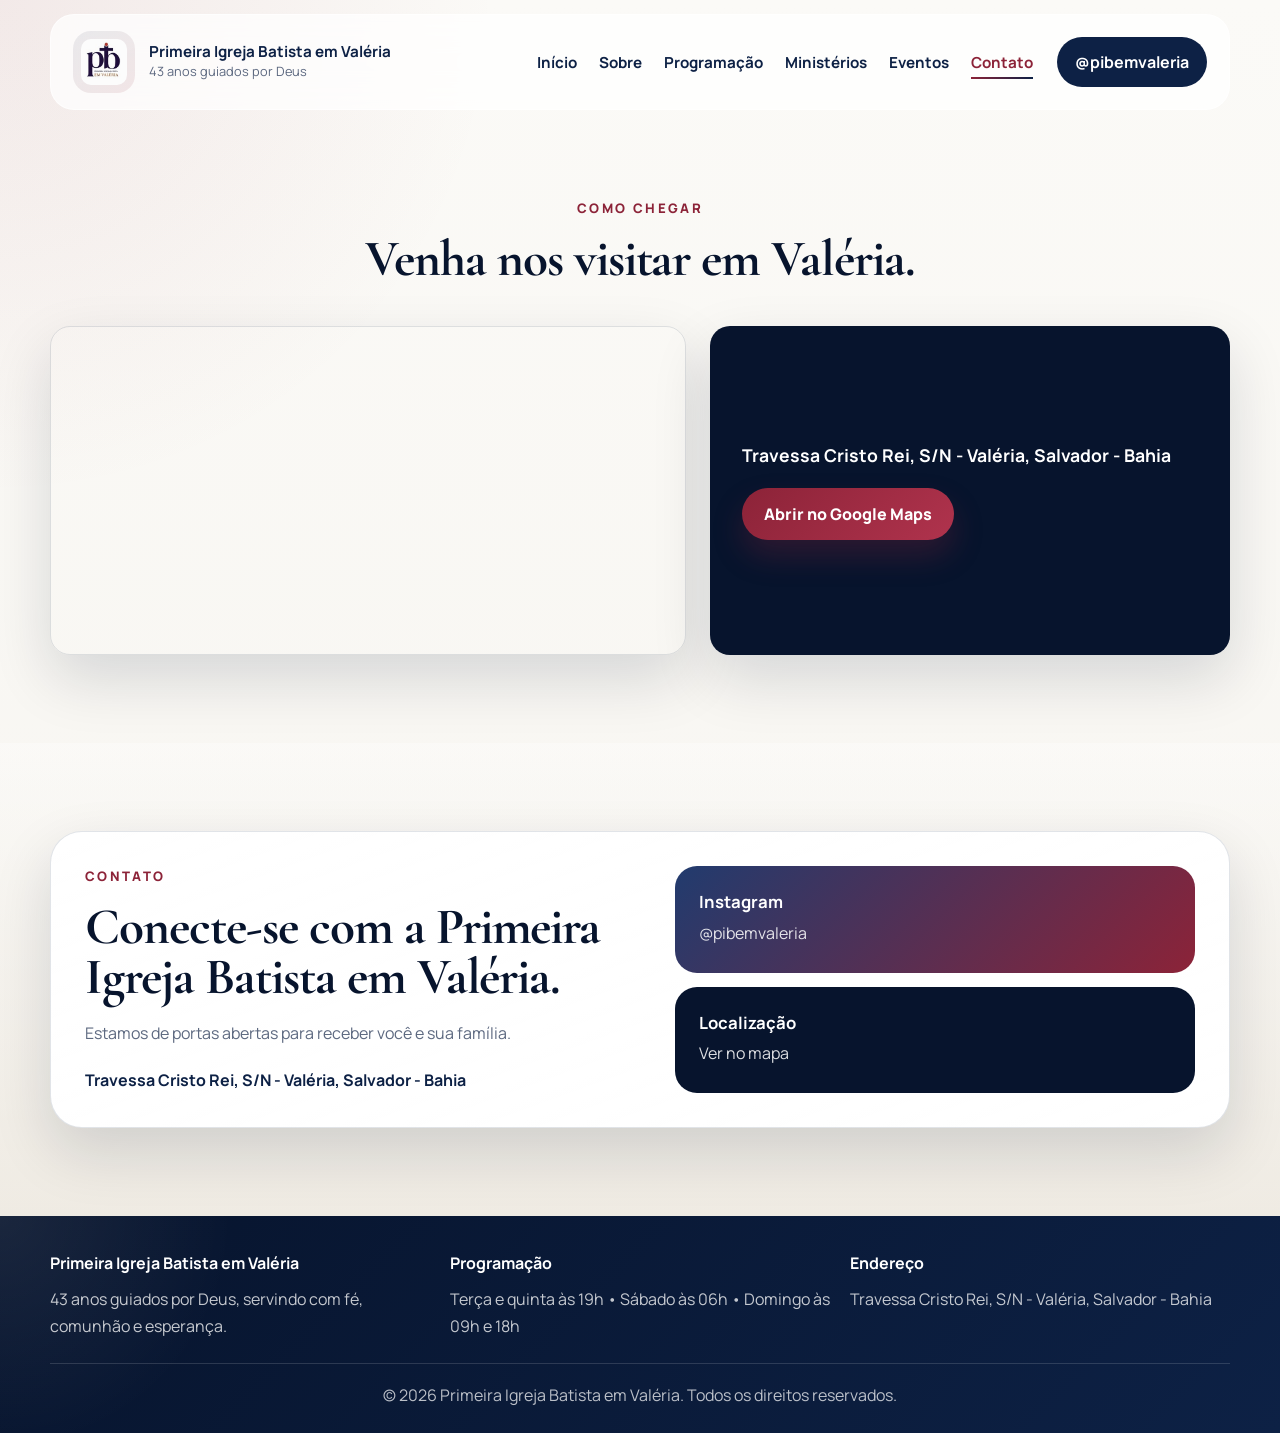
<file: contato.html>
<!DOCTYPE html>
<html lang="pt-BR">
<head>
  <meta charset="UTF-8">
  <meta name="viewport" content="width=device-width, initial-scale=1.0">
  <meta name="description" content="Como chegar e falar com a Primeira Igreja Batista em Valéria, em Salvador, Bahia.">
  <title>Contato | Primeira Igreja Batista em Valéria</title>
  <link rel="icon" href="logo-pib.png" type="image/png">
  <link rel="preconnect" href="https://fonts.googleapis.com">
  <link rel="preconnect" href="https://fonts.gstatic.com" crossorigin>
  <link href="https://fonts.googleapis.com/css2?family=Cormorant+Garamond:wght@500;600;700&family=Manrope:wght@400;500;600;700;800&display=swap" rel="stylesheet">
  <link rel="stylesheet" href="style.css">
</head>
<body>
<header class="site-header" id="topo">
  <div class="container">
    <nav class="navbar" aria-label="Navegação principal">
      <a class="brand" href="index.html" aria-label="Página inicial da Primeira Igreja Batista em Valéria">
        <img src="logo-pib.png" alt="Logo da Primeira Igreja Batista em Valéria">
        <div class="brand-text"><strong>Primeira Igreja Batista em Valéria</strong><span>43 anos guiados por Deus</span></div>
      </a>
      <button class="menu-toggle" id="menuToggle" type="button" aria-expanded="false" aria-controls="menu" aria-label="Abrir menu"><span></span><span></span><span></span></button>
      <div class="nav-panel" id="menu">
        <ul class="nav-links">
          <li><a href="index.html">Início</a></li><li><a href="sobre.html">Sobre</a></li><li><a href="programacao.html">Programação</a></li><li><a href="ministerios.html">Ministérios</a></li><li><a href="eventos.html">Eventos</a></li><li><a href="contato.html" aria-current="page">Contato</a></li>
        </ul>
        <a class="nav-cta" href="https://instagram.com/pibemvaleria" target="_blank" rel="noreferrer">@pibemvaleria</a>
      </div>
    </nav>
  </div>
</header>
<main>
  <section class="section" id="como-chegar"><div class="container"><div class="section-heading center reveal"><p class="section-kicker">Como chegar</p><h2>Venha nos visitar em Valéria.</h2></div>
    <div class="location-panel reveal">
      <div class="location-map"><iframe title="Mapa da igreja" src="https://www.google.com/maps?q=Tv.+Cristo+Rei+-+Val%C3%A9ria%2C+Salvador+-+BA%2C+41300-050&output=embed" loading="lazy" referrerpolicy="no-referrer-when-downgrade"></iframe></div>
      <div class="location-info"><address>Travessa Cristo Rei, S/N - Valéria, Salvador - Bahia</address><a class="btn btn-primary" href="https://www.google.com/maps/search/?api=1&query=Travessa%20Cristo%20Rei%2C%20Val%C3%A9ria%2C%20Salvador%20-%20Bahia" target="_blank" rel="noreferrer">Abrir no Google Maps</a></div>
    </div>
  </div></section>

  <section class="section section-soft" id="contato"><div class="container"><div class="contact-panel reveal"><div class="contact-copy"><p class="section-kicker">Contato</p><h2>Conecte-se com a Primeira Igreja Batista em Valéria.</h2><p>Estamos de portas abertas para receber você e sua família.</p><address>Travessa Cristo Rei, S/N - Valéria, Salvador - Bahia</address></div><div class="contact-actions"><a class="contact-link instagram" href="https://instagram.com/pibemvaleria" target="_blank" rel="noreferrer"><strong>Instagram</strong><span>@pibemvaleria</span></a><a class="contact-link location" href="https://www.google.com/maps/search/?api=1&query=Travessa%20Cristo%20Rei%2C%20Val%C3%A9ria%2C%20Salvador%20-%20Bahia" target="_blank" rel="noreferrer"><strong>Localização</strong><span>Ver no mapa</span></a></div></div></div></section>
</main>
<footer class="site-footer"><div class="container footer-grid"><div><strong>Primeira Igreja Batista em Valéria</strong><p>43 anos guiados por Deus, servindo com fé, comunhão e esperança.</p></div><div><strong>Programação</strong><p>Terça e quinta às 19h • Sábado às 06h • Domingo às 09h e 18h</p></div><div><strong>Endereço</strong><p>Travessa Cristo Rei, S/N - Valéria, Salvador - Bahia</p></div></div><div class="container footer-bottom"><p>© 2026 Primeira Igreja Batista em Valéria. Todos os direitos reservados.</p></div></footer>
<script src="script.js"></script>
</body>
</html>
</file>
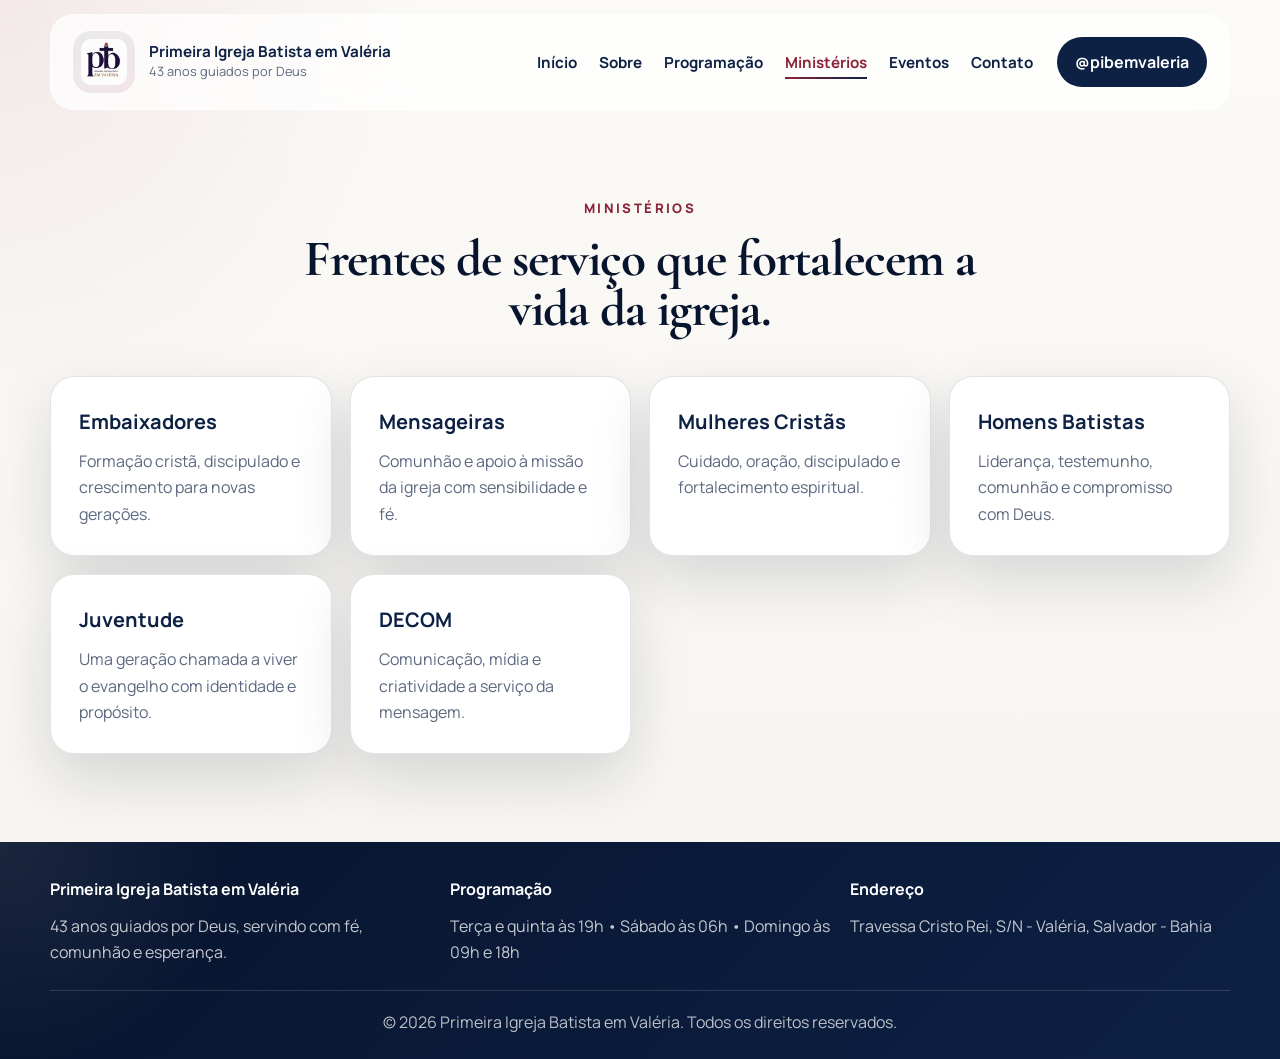
<file: ministerios.html>
<!DOCTYPE html>
<html lang="pt-BR">
<head>
  <meta charset="UTF-8">
  <meta name="viewport" content="width=device-width, initial-scale=1.0">
  <meta name="description" content="Conheça os ministérios da Primeira Igreja Batista em Valéria: Embaixadores, Mensageiras, Mulheres Cristãs, Homens Batistas, Juventude e DECOM.">
  <title>Ministérios | Primeira Igreja Batista em Valéria</title>
  <link rel="icon" href="logo-pib.png" type="image/png">
  <link rel="preconnect" href="https://fonts.googleapis.com">
  <link rel="preconnect" href="https://fonts.gstatic.com" crossorigin>
  <link href="https://fonts.googleapis.com/css2?family=Cormorant+Garamond:wght@500;600;700&family=Manrope:wght@400;500;600;700;800&display=swap" rel="stylesheet">
  <link rel="stylesheet" href="style.css">
</head>
<body>
<header class="site-header" id="topo">
  <div class="container">
    <nav class="navbar" aria-label="Navegação principal">
      <a class="brand" href="index.html" aria-label="Página inicial da Primeira Igreja Batista em Valéria">
        <img src="logo-pib.png" alt="Logo da Primeira Igreja Batista em Valéria">
        <div class="brand-text"><strong>Primeira Igreja Batista em Valéria</strong><span>43 anos guiados por Deus</span></div>
      </a>
      <button class="menu-toggle" id="menuToggle" type="button" aria-expanded="false" aria-controls="menu" aria-label="Abrir menu"><span></span><span></span><span></span></button>
      <div class="nav-panel" id="menu">
        <ul class="nav-links">
          <li><a href="index.html">Início</a></li><li><a href="sobre.html">Sobre</a></li><li><a href="programacao.html">Programação</a></li><li><a href="ministerios.html" aria-current="page">Ministérios</a></li><li><a href="eventos.html">Eventos</a></li><li><a href="contato.html">Contato</a></li>
        </ul>
        <a class="nav-cta" href="https://instagram.com/pibemvaleria" target="_blank" rel="noreferrer">@pibemvaleria</a>
      </div>
    </nav>
  </div>
</header>
<main>
  <section class="section" id="ministerios"><div class="container"><div class="section-heading center reveal"><p class="section-kicker">Ministérios</p><h2>Frentes de serviço que fortalecem a vida da igreja.</h2></div><div class="ministries-grid"><article class="ministry-card reveal"><h3>Embaixadores</h3><p>Formação cristã, discipulado e crescimento para novas gerações.</p></article><article class="ministry-card reveal"><h3>Mensageiras</h3><p>Comunhão e apoio à missão da igreja com sensibilidade e fé.</p></article><article class="ministry-card reveal"><h3>Mulheres Cristãs</h3><p>Cuidado, oração, discipulado e fortalecimento espiritual.</p></article><article class="ministry-card reveal"><h3>Homens Batistas</h3><p>Liderança, testemunho, comunhão e compromisso com Deus.</p></article><article class="ministry-card reveal"><h3>Juventude</h3><p>Uma geração chamada a viver o evangelho com identidade e propósito.</p></article><article class="ministry-card reveal"><h3>DECOM</h3><p>Comunicação, mídia e criatividade a serviço da mensagem.</p></article></div></div></section>
</main>
<footer class="site-footer"><div class="container footer-grid"><div><strong>Primeira Igreja Batista em Valéria</strong><p>43 anos guiados por Deus, servindo com fé, comunhão e esperança.</p></div><div><strong>Programação</strong><p>Terça e quinta às 19h • Sábado às 06h • Domingo às 09h e 18h</p></div><div><strong>Endereço</strong><p>Travessa Cristo Rei, S/N - Valéria, Salvador - Bahia</p></div></div><div class="container footer-bottom"><p>© 2026 Primeira Igreja Batista em Valéria. Todos os direitos reservados.</p></div></footer>
<script src="script.js"></script>
</body>
</html>
</file>
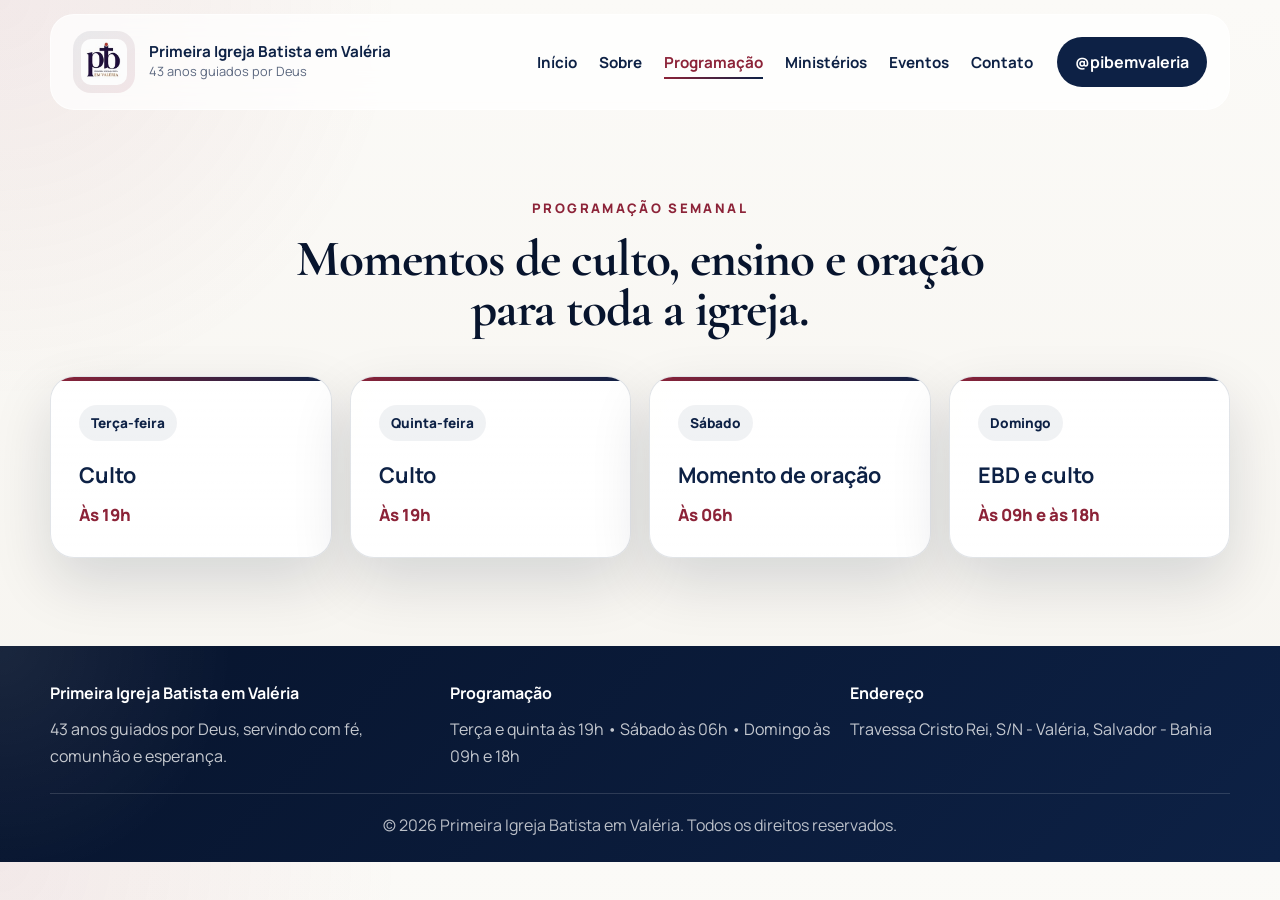
<file: programacao.html>
<!DOCTYPE html>
<html lang="pt-BR">
<head>
  <meta charset="UTF-8">
  <meta name="viewport" content="width=device-width, initial-scale=1.0">
  <meta name="description" content="Confira a programação semanal de cultos, ensino e oração da Primeira Igreja Batista em Valéria.">
  <title>Programação | Primeira Igreja Batista em Valéria</title>
  <link rel="icon" href="logo-pib.png" type="image/png">
  <link rel="preconnect" href="https://fonts.googleapis.com">
  <link rel="preconnect" href="https://fonts.gstatic.com" crossorigin>
  <link href="https://fonts.googleapis.com/css2?family=Cormorant+Garamond:wght@500;600;700&family=Manrope:wght@400;500;600;700;800&display=swap" rel="stylesheet">
  <link rel="stylesheet" href="style.css">
</head>
<body>
<header class="site-header" id="topo">
  <div class="container">
    <nav class="navbar" aria-label="Navegação principal">
      <a class="brand" href="index.html" aria-label="Página inicial da Primeira Igreja Batista em Valéria">
        <img src="logo-pib.png" alt="Logo da Primeira Igreja Batista em Valéria">
        <div class="brand-text"><strong>Primeira Igreja Batista em Valéria</strong><span>43 anos guiados por Deus</span></div>
      </a>
      <button class="menu-toggle" id="menuToggle" type="button" aria-expanded="false" aria-controls="menu" aria-label="Abrir menu"><span></span><span></span><span></span></button>
      <div class="nav-panel" id="menu">
        <ul class="nav-links">
          <li><a href="index.html">Início</a></li><li><a href="sobre.html">Sobre</a></li><li><a href="programacao.html" aria-current="page">Programação</a></li><li><a href="ministerios.html">Ministérios</a></li><li><a href="eventos.html">Eventos</a></li><li><a href="contato.html">Contato</a></li>
        </ul>
        <a class="nav-cta" href="https://instagram.com/pibemvaleria" target="_blank" rel="noreferrer">@pibemvaleria</a>
      </div>
    </nav>
  </div>
</header>
<main>
  <section class="section" id="programacao"><div class="container"><div class="section-heading center reveal"><p class="section-kicker">Programação semanal</p><h2>Momentos de culto, ensino e oração para toda a igreja.</h2></div><div class="schedule-grid"><article class="schedule-card reveal"><span class="schedule-day">Terça-feira</span><h3>Culto</h3><p>Às 19h</p></article><article class="schedule-card reveal"><span class="schedule-day">Quinta-feira</span><h3>Culto</h3><p>Às 19h</p></article><article class="schedule-card reveal"><span class="schedule-day">Sábado</span><h3>Momento de oração</h3><p>Às 06h</p></article><article class="schedule-card reveal"><span class="schedule-day">Domingo</span><h3>EBD e culto</h3><p>Às 09h e às 18h</p></article></div></div></section>
</main>
<footer class="site-footer"><div class="container footer-grid"><div><strong>Primeira Igreja Batista em Valéria</strong><p>43 anos guiados por Deus, servindo com fé, comunhão e esperança.</p></div><div><strong>Programação</strong><p>Terça e quinta às 19h • Sábado às 06h • Domingo às 09h e 18h</p></div><div><strong>Endereço</strong><p>Travessa Cristo Rei, S/N - Valéria, Salvador - Bahia</p></div></div><div class="container footer-bottom"><p>© 2026 Primeira Igreja Batista em Valéria. Todos os direitos reservados.</p></div></footer>
<script src="script.js"></script>
</body>
</html>
</file>
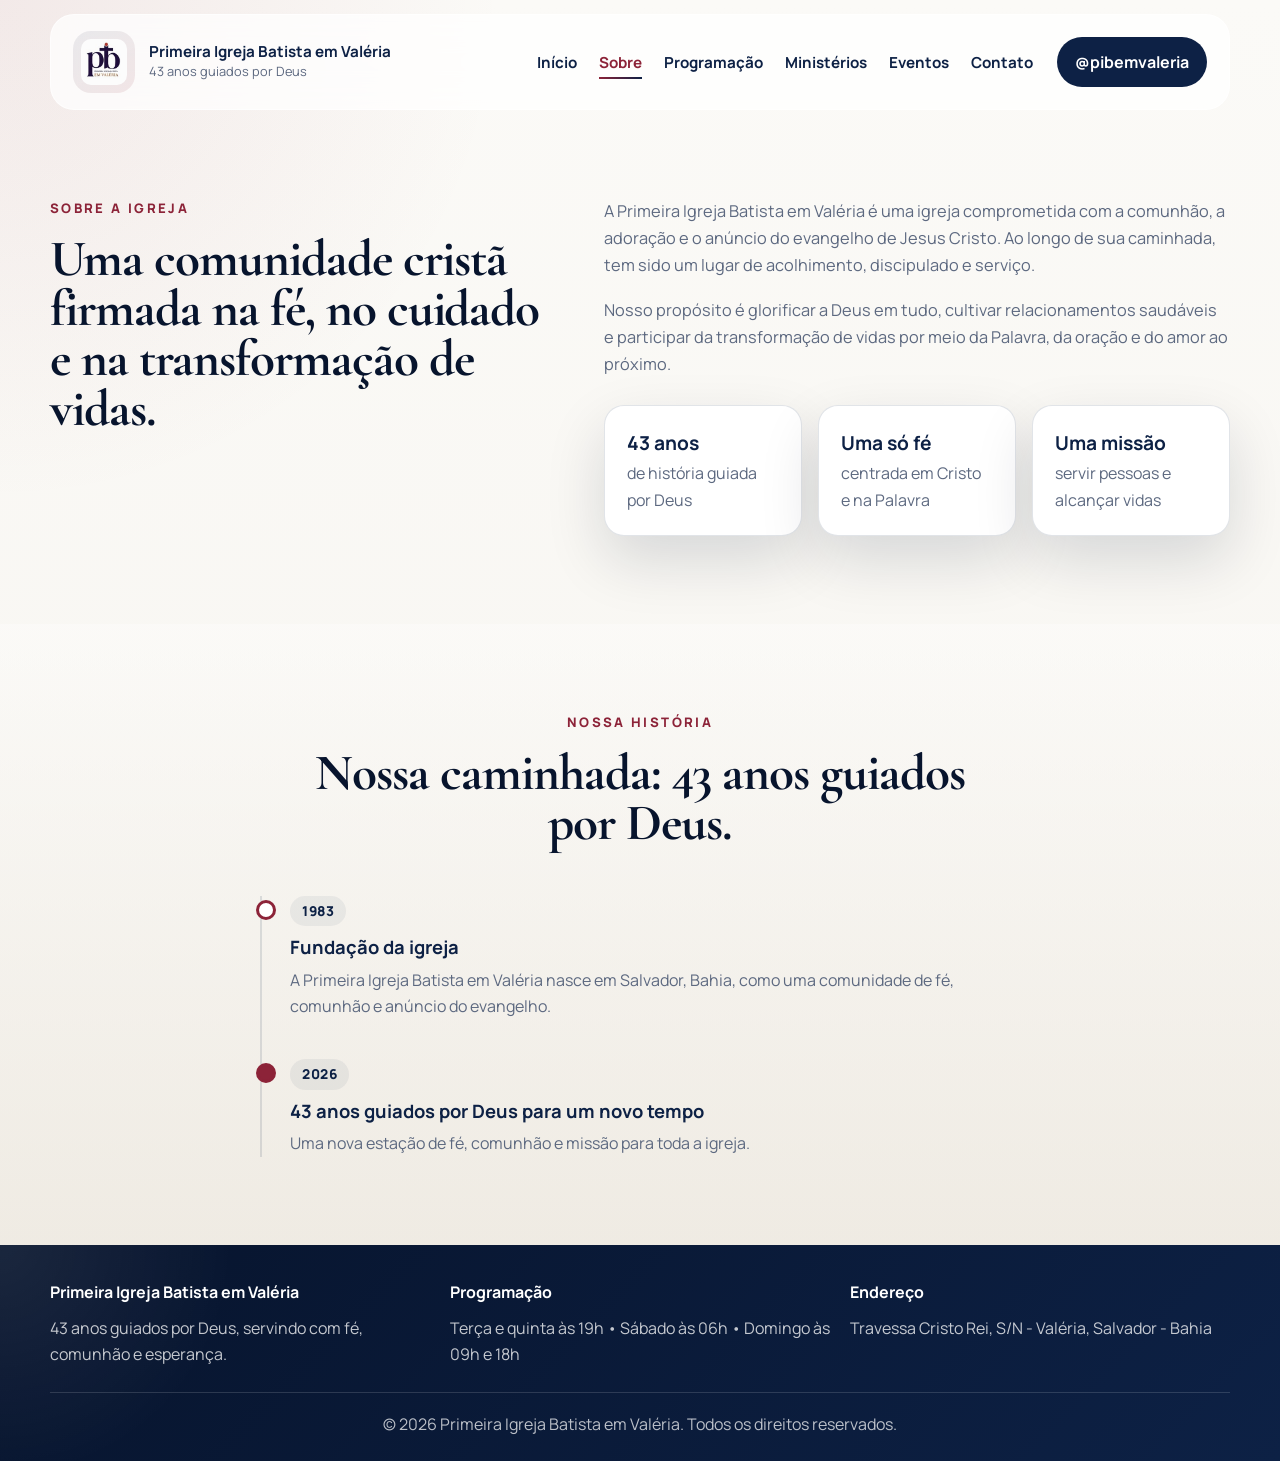
<file: sobre.html>
<!DOCTYPE html>
<html lang="pt-BR">
<head>
  <meta charset="UTF-8">
  <meta name="viewport" content="width=device-width, initial-scale=1.0">
  <meta name="description" content="Conheça a história, o propósito e a caminhada de 43 anos da Primeira Igreja Batista em Valéria, em Salvador, Bahia.">
  <title>Sobre | Primeira Igreja Batista em Valéria</title>
  <link rel="icon" href="logo-pib.png" type="image/png">
  <link rel="preconnect" href="https://fonts.googleapis.com">
  <link rel="preconnect" href="https://fonts.gstatic.com" crossorigin>
  <link href="https://fonts.googleapis.com/css2?family=Cormorant+Garamond:wght@500;600;700&family=Manrope:wght@400;500;600;700;800&display=swap" rel="stylesheet">
  <link rel="stylesheet" href="style.css">
</head>
<body>
<header class="site-header" id="topo">
  <div class="container">
    <nav class="navbar" aria-label="Navegação principal">
      <a class="brand" href="index.html" aria-label="Página inicial da Primeira Igreja Batista em Valéria">
        <img src="logo-pib.png" alt="Logo da Primeira Igreja Batista em Valéria">
        <div class="brand-text"><strong>Primeira Igreja Batista em Valéria</strong><span>43 anos guiados por Deus</span></div>
      </a>
      <button class="menu-toggle" id="menuToggle" type="button" aria-expanded="false" aria-controls="menu" aria-label="Abrir menu"><span></span><span></span><span></span></button>
      <div class="nav-panel" id="menu">
        <ul class="nav-links">
          <li><a href="index.html">Início</a></li><li><a href="sobre.html" aria-current="page">Sobre</a></li><li><a href="programacao.html">Programação</a></li><li><a href="ministerios.html">Ministérios</a></li><li><a href="eventos.html">Eventos</a></li><li><a href="contato.html">Contato</a></li>
        </ul>
        <a class="nav-cta" href="https://instagram.com/pibemvaleria" target="_blank" rel="noreferrer">@pibemvaleria</a>
      </div>
    </nav>
  </div>
</header>
<main>
  <section class="section" id="sobre"><div class="container about-grid"><div class="section-heading reveal"><p class="section-kicker">Sobre a igreja</p><h2>Uma comunidade cristã firmada na fé, no cuidado e na transformação de vidas.</h2></div><div class="about-content reveal"><p>A Primeira Igreja Batista em Valéria é uma igreja comprometida com a comunhão, a adoração e o anúncio do evangelho de Jesus Cristo. Ao longo de sua caminhada, tem sido um lugar de acolhimento, discipulado e serviço.</p><p>Nosso propósito é glorificar a Deus em tudo, cultivar relacionamentos saudáveis e participar da transformação de vidas por meio da Palavra, da oração e do amor ao próximo.</p><div class="about-metrics"><article class="metric-card"><strong>43 anos</strong><span>de história guiada por Deus</span></article><article class="metric-card"><strong>Uma só fé</strong><span>centrada em Cristo e na Palavra</span></article><article class="metric-card"><strong>Uma missão</strong><span>servir pessoas e alcançar vidas</span></article></div></div></div></section>

  <section class="section section-soft" id="caminhada"><div class="container"><div class="section-heading center reveal"><p class="section-kicker">Nossa história</p><h2>Nossa caminhada: 43 anos guiados por Deus.</h2></div><ol class="timeline reveal">
    <li class="timeline-item"><span class="timeline-year">1983</span><div class="timeline-content"><h3>Fundação da igreja</h3><p>A Primeira Igreja Batista em Valéria nasce em Salvador, Bahia, como uma comunidade de fé, comunhão e anúncio do evangelho.</p></div></li>
    <li class="timeline-item timeline-item--now"><span class="timeline-year">2026</span><div class="timeline-content"><h3>43 anos guiados por Deus para um novo tempo</h3><p>Uma nova estação de fé, comunhão e missão para toda a igreja.</p></div></li>
  </ol></div></section>
</main>
<footer class="site-footer"><div class="container footer-grid"><div><strong>Primeira Igreja Batista em Valéria</strong><p>43 anos guiados por Deus, servindo com fé, comunhão e esperança.</p></div><div><strong>Programação</strong><p>Terça e quinta às 19h • Sábado às 06h • Domingo às 09h e 18h</p></div><div><strong>Endereço</strong><p>Travessa Cristo Rei, S/N - Valéria, Salvador - Bahia</p></div></div><div class="container footer-bottom"><p>© 2026 Primeira Igreja Batista em Valéria. Todos os direitos reservados.</p></div></footer>
<script src="script.js"></script>
</body>
</html>
</file>
<file: style.css>
:root {
  --navy: #0d2145;
  --navy-deep: #07142d;
  --navy-soft: #16315f;
  --wine: #8c2338;
  --wine-dark: #6f1a2c;
  --paper: #f6f4ef;
  --paper-strong: #ece7de;
  --white: #ffffff;
  --text: #24324a;
  --text-soft: #5d6980;
  --border: rgba(13, 33, 69, 0.12);
  --shadow: 0 24px 60px rgba(7, 20, 45, 0.14);
  --radius-lg: 28px;
  --radius-md: 20px;
  --radius-sm: 14px;
  --container: 1180px;
}

* {
  box-sizing: border-box;
  margin: 0;
  padding: 0;
}

html {
  scroll-behavior: smooth;
}

body {
  font-family: "Manrope", sans-serif;
  color: var(--text);
  background:
    radial-gradient(circle at top left, rgba(140, 35, 56, 0.08), transparent 26%),
    linear-gradient(180deg, #fbfaf7 0%, var(--paper) 100%);
  line-height: 1.65;
}

img {
  display: block;
  max-width: 100%;
}

a {
  color: inherit;
}

button {
  font: inherit;
}

.container {
  width: min(var(--container), calc(100% - 32px));
  margin: 0 auto;
}

.site-header {
  position: sticky;
  top: 0;
  z-index: 30;
  padding-top: 14px;
}

.site-header.scrolled .navbar {
  background: rgba(255, 255, 255, 0.9);
  box-shadow: 0 16px 40px rgba(7, 20, 45, 0.14);
}

.navbar {
  position: relative;
  display: flex;
  align-items: center;
  justify-content: space-between;
  gap: 24px;
  padding: 16px 22px;
  border: 1px solid rgba(255, 255, 255, 0.65);
  border-radius: 24px;
  background: rgba(255, 255, 255, 0.72);
  backdrop-filter: blur(16px);
  transition: background 0.3s ease, box-shadow 0.3s ease;
}

.brand {
  display: flex;
  align-items: center;
  gap: 14px;
  text-decoration: none;
  min-width: 0;
}

.brand img {
  width: 62px;
  height: 62px;
  object-fit: contain;
  border-radius: 18px;
  background: linear-gradient(145deg, rgba(13, 33, 69, 0.08), rgba(140, 35, 56, 0.1));
  padding: 8px;
}

.brand-text {
  min-width: 0;
}

.brand-text strong,
.brand-text span {
  display: block;
}

.brand-text strong {
  font-size: 0.95rem;
  color: var(--navy);
  line-height: 1.3;
}

.brand-text span {
  color: var(--text-soft);
  font-size: 0.8rem;
}

.nav-panel {
  display: flex;
  align-items: center;
  gap: 24px;
}

.nav-links {
  display: flex;
  align-items: center;
  gap: 22px;
  list-style: none;
}

.nav-links a {
  text-decoration: none;
  color: var(--navy);
  font-weight: 700;
  font-size: 0.95rem;
  position: relative;
}

.nav-links a::after {
  content: "";
  position: absolute;
  left: 0;
  bottom: -6px;
  width: 100%;
  height: 2px;
  transform: scaleX(0);
  transform-origin: left;
  background: linear-gradient(90deg, var(--wine), var(--navy));
  transition: transform 0.25s ease;
}

.nav-links a:hover::after,
.nav-links a:focus-visible::after {
  transform: scaleX(1);
}

.nav-links a[aria-current="page"] {
  color: var(--wine);
}

.nav-links a[aria-current="page"]::after {
  transform: scaleX(1);
}

.nav-cta {
  text-decoration: none;
  background: var(--navy);
  color: var(--white);
  padding: 12px 18px;
  border-radius: 999px;
  font-weight: 700;
  white-space: nowrap;
}

.menu-toggle {
  display: none;
  width: 52px;
  height: 52px;
  border: 0;
  border-radius: 16px;
  background: var(--navy);
  cursor: pointer;
}

.menu-toggle span {
  display: block;
  width: 22px;
  height: 2px;
  margin: 5px auto;
  background: var(--white);
  transition: transform 0.25s ease, opacity 0.25s ease;
}

.menu-toggle.is-active span:nth-child(1) {
  transform: translateY(7px) rotate(45deg);
}

.menu-toggle.is-active span:nth-child(2) {
  opacity: 0;
}

.menu-toggle.is-active span:nth-child(3) {
  transform: translateY(-7px) rotate(-45deg);
}

.hero {
  position: relative;
  overflow: hidden;
  padding: 120px 0 72px;
}

.hero::before,
.hero::after {
  content: "";
  position: absolute;
  border-radius: 50%;
  filter: blur(16px);
  z-index: -1;
}

.hero::before {
  width: 360px;
  height: 360px;
  right: -110px;
  top: 40px;
  background: rgba(140, 35, 56, 0.16);
}

.hero::after {
  width: 420px;
  height: 420px;
  left: -120px;
  bottom: -140px;
  background: rgba(13, 33, 69, 0.12);
}

.hero-grid {
  display: grid;
  grid-template-columns: minmax(0, 1.05fr) minmax(320px, 0.95fr);
  align-items: center;
  gap: 46px;
}

.eyebrow,
.section-kicker {
  font-size: 0.82rem;
  letter-spacing: 0.18em;
  text-transform: uppercase;
  font-weight: 800;
  color: var(--wine);
}

.hero-badge {
  display: inline-flex;
  margin: 18px 0 20px;
  padding: 8px 16px;
  border-radius: 999px;
  background: rgba(140, 35, 56, 0.08);
  color: var(--wine-dark);
  font-weight: 800;
}

.hero h1,
.section-heading h2,
.contact-copy h2 {
  font-family: "Cormorant Garamond", serif;
  color: var(--navy-deep);
  letter-spacing: -0.02em;
  line-height: 0.98;
}

.hero h1 {
  font-size: clamp(3rem, 6vw, 5.45rem);
  max-width: 11ch;
}

.hero-text {
  font-size: 1.06rem;
  color: var(--text-soft);
  max-width: 58ch;
  margin-top: 22px;
}

.hero-actions {
  display: flex;
  flex-wrap: wrap;
  gap: 14px;
  margin-top: 30px;
}

.btn {
  display: inline-flex;
  align-items: center;
  justify-content: center;
  min-height: 52px;
  padding: 0 22px;
  border-radius: 999px;
  text-decoration: none;
  font-weight: 800;
  transition: transform 0.25s ease, box-shadow 0.25s ease, background 0.25s ease;
}

.btn:hover,
.btn:focus-visible,
.contact-link:hover,
.contact-link:focus-visible,
.nav-cta:hover,
.nav-cta:focus-visible {
  transform: translateY(-2px);
}

.btn-primary {
  background: linear-gradient(135deg, var(--wine), #b0334d);
  color: var(--white);
  box-shadow: 0 16px 30px rgba(140, 35, 56, 0.28);
}

.btn-secondary {
  background: var(--white);
  color: var(--navy);
  border: 1px solid var(--border);
}

.btn-light {
  background: var(--white);
  color: var(--navy-deep);
}

.hero-highlights {
  display: flex;
  flex-wrap: wrap;
  gap: 12px;
  list-style: none;
  margin-top: 28px;
}

.hero-highlights li {
  padding: 10px 14px;
  border-radius: 999px;
  background: rgba(255, 255, 255, 0.72);
  border: 1px solid rgba(13, 33, 69, 0.08);
  color: var(--navy);
  font-weight: 700;
}

.hero-visual {
  position: relative;
}

.hero-card {
  position: relative;
  overflow: hidden;
  padding: 28px;
  border-radius: 34px;
  min-height: 560px;
  color: var(--white);
  background:
    linear-gradient(180deg, rgba(255, 255, 255, 0.14), rgba(255, 255, 255, 0.02)),
    linear-gradient(145deg, rgba(13, 33, 69, 0.95), rgba(13, 33, 69, 0.8) 55%, rgba(140, 35, 56, 0.82));
  box-shadow: var(--shadow);
}

.hero-card::before {
  content: "";
  position: absolute;
  inset: 0;
  background:
    linear-gradient(130deg, rgba(255, 255, 255, 0.18), transparent 34%),
    radial-gradient(circle at 80% 20%, rgba(255, 255, 255, 0.24), transparent 24%),
    radial-gradient(circle at 24% 76%, rgba(255, 255, 255, 0.1), transparent 28%);
  pointer-events: none;
}

.hero-card-top,
.hero-card-body,
.hero-card-footer {
  position: relative;
  z-index: 1;
}

.hero-card-top {
  display: flex;
  align-items: center;
  justify-content: space-between;
  gap: 20px;
}

.hero-card-top img {
  width: 84px;
  height: 84px;
  object-fit: contain;
  padding: 10px;
  border-radius: 22px;
  background: rgba(255, 255, 255, 0.1);
  backdrop-filter: blur(8px);
}

.hero-card-tag {
  display: inline-flex;
  padding: 8px 14px;
  border-radius: 999px;
  background: rgba(255, 255, 255, 0.12);
  font-weight: 700;
}

.hero-card-body {
  display: grid;
  align-content: end;
  min-height: 380px;
}

.hero-card-verse {
  font-family: "Cormorant Garamond", serif;
  font-size: clamp(2rem, 4vw, 3.3rem);
  line-height: 1.02;
  max-width: 11ch;
}

.hero-card-reference {
  display: block;
  margin-top: 14px;
  color: rgba(255, 255, 255, 0.82);
  letter-spacing: 0.08em;
  text-transform: uppercase;
  font-size: 0.82rem;
  font-weight: 700;
}

.hero-card-footer {
  padding-top: 22px;
  border-top: 1px solid rgba(255, 255, 255, 0.18);
}

.hero-card-footer strong,
.hero-card-footer span {
  display: block;
}

.hero-card-footer span {
  color: rgba(255, 255, 255, 0.84);
}

.section {
  padding: 88px 0;
}

.section-soft {
  background: linear-gradient(180deg, rgba(255, 255, 255, 0.32), rgba(236, 231, 222, 0.72));
}

.section-dark {
  background:
    radial-gradient(circle at top right, rgba(255, 255, 255, 0.08), transparent 22%),
    linear-gradient(135deg, var(--navy-deep), var(--navy));
  color: var(--white);
}

.section-heading {
  max-width: 720px;
}

.section-heading.center {
  margin: 0 auto;
  text-align: center;
}

.section-heading.light h2,
.section-heading.light .section-kicker {
  color: var(--white);
}

.section-heading h2,
.contact-copy h2 {
  font-size: clamp(2.5rem, 4vw, 4.1rem);
  margin-top: 14px;
}

.intro-strip {
  padding-top: 22px;
}

.intro-grid {
  display: grid;
  grid-template-columns: repeat(3, 1fr);
  gap: 18px;
}

.intro-grid article {
  padding: 24px;
  border-radius: var(--radius-md);
  background: rgba(255, 255, 255, 0.76);
  border: 1px solid rgba(13, 33, 69, 0.08);
  box-shadow: 0 16px 30px rgba(7, 20, 45, 0.06);
}

.intro-grid span {
  display: block;
  margin-bottom: 10px;
  color: var(--navy);
  font-size: 1.05rem;
  font-weight: 800;
}

.about-grid {
  display: grid;
  grid-template-columns: 0.9fr 1.1fr;
  gap: 42px;
  align-items: start;
}

.about-content p + p {
  margin-top: 18px;
}

.about-content p {
  color: var(--text-soft);
  font-size: 1.02rem;
}

.about-metrics {
  display: grid;
  grid-template-columns: repeat(3, 1fr);
  gap: 16px;
  margin-top: 28px;
}

.metric-card,
.schedule-card,
.ministry-card,
.gallery-card,
.contact-panel {
  border: 1px solid var(--border);
  box-shadow: var(--shadow);
}

.metric-card {
  padding: 22px;
  border-radius: var(--radius-md);
  background: var(--white);
}

.metric-card strong,
.metric-card span {
  display: block;
}

.metric-card strong {
  color: var(--navy);
  font-size: 1.2rem;
}

.metric-card span {
  color: var(--text-soft);
}

.schedule-grid {
  display: grid;
  grid-template-columns: repeat(auto-fit, minmax(220px, 1fr));
  gap: 18px;
  margin-top: 42px;
}

.schedule-card {
  position: relative;
  overflow: hidden;
  padding: 28px;
  border-radius: 24px;
  background: linear-gradient(180deg, rgba(255, 255, 255, 0.92), var(--white));
}

.schedule-card::before {
  content: "";
  position: absolute;
  inset: 0 auto auto 0;
  width: 100%;
  height: 4px;
  background: linear-gradient(90deg, var(--wine), var(--navy));
}

.schedule-day {
  display: inline-flex;
  margin-bottom: 16px;
  padding: 7px 12px;
  border-radius: 999px;
  background: rgba(13, 33, 69, 0.06);
  color: var(--navy);
  font-size: 0.85rem;
  font-weight: 800;
}

.schedule-card h3 {
  color: var(--navy);
  font-size: 1.35rem;
  margin-bottom: 8px;
}

.schedule-card p {
  color: var(--wine);
  font-size: 1.05rem;
  font-weight: 800;
}

.ministries-grid {
  display: grid;
  grid-template-columns: repeat(auto-fit, minmax(240px, 1fr));
  gap: 18px;
  margin-top: 42px;
}

.ministry-card {
  padding: 28px;
  border-radius: 24px;
  background:
    linear-gradient(180deg, rgba(255, 255, 255, 0.96), rgba(255, 255, 255, 0.9)),
    var(--white);
}

.ministry-card h3 {
  color: var(--navy);
  font-size: 1.25rem;
  margin-bottom: 10px;
}

.ministry-card p {
  color: var(--text-soft);
}

.gallery-grid {
  display: grid;
  grid-template-columns: repeat(3, 1fr);
  gap: 20px;
  margin-top: 42px;
}

/* O card tem proporção fixa e o texto fica sobre a imagem: altura previsível
   em qualquer tela e sem faixas vazias em volta das artes. */
.gallery-card {
  position: relative;
  display: block;
  overflow: hidden;
  aspect-ratio: 4 / 5;
  border-radius: 28px;
  background: var(--navy-deep);
  border-color: rgba(255, 255, 255, 0.14);
  text-decoration: none;
  transition: transform 0.3s ease, box-shadow 0.3s ease;
}

.gallery-card::after {
  content: "";
  position: absolute;
  inset: 0;
  z-index: 1;
  background: linear-gradient(180deg, rgba(7, 20, 45, 0.34) 0%, transparent 32%, rgba(7, 20, 45, 0.95) 100%);
}

/* Especificidade acima de .reveal.is-visible, que também define transform
   e, por vir depois no arquivo, anulava o hover do card. */
.gallery-grid .gallery-card:hover,
.gallery-grid .gallery-card:focus-visible {
  transform: translateY(-6px);
  box-shadow: 0 30px 60px rgba(7, 20, 45, 0.4);
}

.gallery-card:focus-visible {
  outline: 2px solid #e8c468;
  outline-offset: 3px;
}

.gallery-image {
  width: 100%;
  height: 100%;
  object-fit: cover;
  object-position: center;
  transition: transform 0.6s ease;
}

.gallery-card:hover .gallery-image,
.gallery-card:focus-visible .gallery-image {
  transform: scale(1.06);
}

/* Arte vertical (9/16): ancora no topo para preservar o selo e o tema. */
.gallery-card--art .gallery-image {
  object-position: center top;
}

.gallery-badge {
  position: absolute;
  z-index: 2;
  top: 16px;
  left: 16px;
  display: inline-flex;
  align-items: center;
  gap: 7px;
  padding: 7px 13px;
  border-radius: 999px;
  background: rgba(7, 20, 45, 0.6);
  backdrop-filter: blur(6px);
  border: 1px solid rgba(255, 255, 255, 0.24);
  color: var(--white);
  font-size: 0.72rem;
  font-weight: 800;
  letter-spacing: 0.1em;
  text-transform: uppercase;
}

.gallery-copy {
  position: absolute;
  z-index: 2;
  inset: auto 0 0 0;
  padding: 24px 22px 22px;
}

.gallery-copy h3 {
  font-size: clamp(1.15rem, 1.5vw, 1.4rem);
  line-height: 1.25;
  margin-bottom: 8px;
  color: var(--white);
}

.gallery-copy p {
  color: rgba(255, 255, 255, 0.84);
  font-size: 0.92rem;
  line-height: 1.5;
}

.gallery-cta {
  display: inline-flex;
  align-items: center;
  gap: 6px;
  margin-top: 14px;
  color: #e8c468;
  font-size: 0.8rem;
  font-weight: 800;
  letter-spacing: 0.06em;
  text-transform: uppercase;
  opacity: 0;
  transform: translateY(8px);
  transition: opacity 0.3s ease, transform 0.3s ease;
}

.gallery-card:hover .gallery-cta,
.gallery-card:focus-visible .gallery-cta {
  opacity: 1;
  transform: translateY(0);
}

/* Sem cursor não existe hover: no celular e no tablet o link fica sempre visível. */
@media (hover: none) {
  .gallery-cta {
    opacity: 1;
    transform: none;
  }
}

.contact-panel {
  display: grid;
  grid-template-columns: 1fr 0.92fr;
  gap: 24px;
  padding: 34px;
  border-radius: 32px;
  background:
    linear-gradient(160deg, rgba(255, 255, 255, 0.95), rgba(255, 255, 255, 0.82)),
    var(--white);
}

.contact-copy p:not(.section-kicker) {
  color: var(--text-soft);
  margin-top: 18px;
}

.contact-copy address {
  margin-top: 20px;
  color: var(--navy);
  font-style: normal;
  font-weight: 700;
}

.contact-actions {
  display: grid;
  gap: 14px;
}

.contact-link {
  display: block;
  padding: 22px 24px;
  border-radius: 22px;
  text-decoration: none;
  transition: transform 0.25s ease, box-shadow 0.25s ease;
}

.contact-link strong,
.contact-link span {
  display: block;
}

.contact-link strong {
  font-size: 1.05rem;
  margin-bottom: 4px;
}

.contact-link span {
  opacity: 0.86;
}

.contact-link.instagram {
  background: linear-gradient(135deg, #213b6e, #8c2338);
  color: var(--white);
}

.contact-link.whatsapp {
  background: linear-gradient(135deg, #f8f6f2, #ece7de);
  color: var(--navy);
}

.contact-link.location {
  background: var(--navy-deep);
  color: var(--white);
}

.site-footer {
  padding: 34px 0 24px;
  color: var(--white);
  background:
    radial-gradient(circle at top left, rgba(255, 255, 255, 0.08), transparent 18%),
    linear-gradient(135deg, var(--navy-deep), var(--navy));
}

.footer-grid {
  display: grid;
  grid-template-columns: repeat(3, 1fr);
  gap: 20px;
}

.footer-grid strong,
.footer-grid p {
  display: block;
}

.footer-grid strong {
  margin-bottom: 10px;
  font-size: 1rem;
}

.footer-grid p {
  color: rgba(255, 255, 255, 0.76);
}

.footer-bottom {
  margin-top: 24px;
  padding-top: 18px;
  border-top: 1px solid rgba(255, 255, 255, 0.14);
  text-align: center;
  color: rgba(255, 255, 255, 0.72);
}

.reveal {
  opacity: 0;
  transform: translateY(26px);
  transition: opacity 0.7s ease, transform 0.7s ease;
}

.reveal.is-visible {
  opacity: 1;
  transform: translateY(0);
}

@media (max-width: 1080px) {
  .hero-grid,
  .about-grid,
  .contact-panel {
    grid-template-columns: 1fr;
  }

  .schedule-grid {
    grid-template-columns: repeat(2, 1fr);
  }

  .ministries-grid,
  .footer-grid,
  .about-metrics,
  .intro-grid {
    grid-template-columns: repeat(2, 1fr);
  }

  .hero-card {
    min-height: 480px;
  }
}

@media (max-width: 860px) {
  .site-header {
    padding-top: 10px;
  }

  .navbar {
    padding: 14px 16px;
  }

  .menu-toggle {
    display: inline-block;
    margin-left: auto;
  }

  .nav-panel {
    position: absolute;
    top: calc(100% + 10px);
    right: 0;
    left: 0;
    display: grid;
    gap: 18px;
    padding: 20px;
    border-radius: 24px;
    background: rgba(255, 255, 255, 0.98);
    box-shadow: 0 28px 48px rgba(7, 20, 45, 0.16);
    opacity: 0;
    pointer-events: none;
    transform: translateY(-8px);
    transition: opacity 0.25s ease, transform 0.25s ease;
  }

  .nav-panel.is-open {
    opacity: 1;
    pointer-events: auto;
    transform: translateY(0);
  }

  .nav-links {
    flex-direction: column;
    align-items: flex-start;
    gap: 16px;
  }

  .nav-cta {
    justify-self: start;
  }

  .hero {
    padding-top: 110px;
  }

  .hero h1 {
    max-width: 12ch;
  }

  .hero-card {
    min-height: 420px;
  }

  /* A galeria mantém 3 colunas até aqui: cards mais baixos que em 2 colunas. */
  .gallery-grid {
    grid-template-columns: repeat(2, 1fr);
    gap: 16px;
  }
}

@media (max-width: 640px) {
  .container {
    width: min(var(--container), calc(100% - 22px));
  }

  .brand img {
    width: 54px;
    height: 54px;
  }

  .brand-text strong {
    font-size: 0.82rem;
  }

  .brand-text span {
    font-size: 0.74rem;
  }

  .hero {
    padding-top: 104px;
    padding-bottom: 54px;
  }

  .hero h1 {
    font-size: clamp(2.45rem, 12vw, 3.8rem);
  }

  .hero-text,
  .about-content p,
  .contact-copy p:not(.section-kicker) {
    font-size: 0.98rem;
  }

  .section {
    padding: 68px 0;
  }

  .section-heading h2,
  .contact-copy h2 {
    font-size: clamp(2.1rem, 10vw, 3rem);
  }

  .intro-grid,
  .about-metrics,
  .schedule-grid,
  .ministries-grid,
  .gallery-grid,
  .footer-grid {
    grid-template-columns: 1fr;
  }

  .hero-actions {
    flex-direction: column;
  }

  .btn {
    width: 100%;
  }

  .hero-highlights {
    gap: 10px;
  }

  .hero-highlights li {
    width: 100%;
    text-align: center;
  }

  .hero-card,
  .contact-panel {
    padding: 22px;
    border-radius: 24px;
  }

  .hero-card-body {
    min-height: 280px;
  }

  .gallery-copy {
    padding: 20px 18px 18px;
  }

  /* Em coluna única, limita a largura para o card não virar um bloco alto demais. */
  .gallery-card {
    max-width: 420px;
    margin-inline: auto;
  }
}

@media (prefers-reduced-motion: reduce) {
  html {
    scroll-behavior: auto;
  }

  *,
  *::before,
  *::after {
    animation: none !important;
    transition: none !important;
  }

  .reveal {
    opacity: 1;
    transform: none;
  }
}

/* ===== EVENTO EM DESTAQUE: 43 ANOS ===== */
.event-section {
  padding-top: clamp(52px, 5vw, 76px);
  background:
    radial-gradient(circle at top right, rgba(232, 196, 104, 0.15), transparent 26%),
    linear-gradient(135deg, var(--navy-deep), #16213e);
  color: var(--white);
}

.event-section .section-kicker {
  color: #e8c468;
}

/* Banner de destaque: ~68% da largura útil (800px de 1180px) no desktop.
   O max-width em px se anula sozinho em telas estreitas, então no tablet e no
   celular o banner volta a ocupar 100% do container. */
.event-banner {
  width: 100%;
  max-width: 800px;
  margin: 0 auto clamp(34px, 5vw, 58px);
  overflow: hidden;
  border: 1px solid rgba(232, 196, 104, 0.28);
  border-radius: 24px;
  background: var(--navy-deep);
  box-shadow: 0 24px 56px rgba(0, 0, 0, 0.32);
}

.event-banner img {
  display: block;
  width: 100%;
  height: auto;            /* preserva a proporção original da arte */
  object-fit: contain;      /* nunca recorta */
  object-position: center;
}

.event-info {
  max-width: 760px;
  margin: 0 auto;
  text-align: center;
}

.event-tag {
  display: inline-flex;
  margin-top: 26px;
  padding: 9px 18px;
  border: 1px solid #c9a227;
  border-radius: 999px;
  color: #f5d77e;
  font-weight: 800;
  letter-spacing: 0.04em;
}

.event-info h3 {
  margin: 16px 0 14px;
  font-family: "Cormorant Garamond", serif;
  font-size: clamp(2rem, 3.4vw, 3.1rem);
  line-height: 1.04;
  color: #f5d77e;
}

.event-lead {
  color: rgba(255, 255, 255, 0.82);
  font-size: 1.02rem;
}

.countdown {
  display: flex;
  flex-wrap: wrap;
  justify-content: center;
  gap: 12px;
  margin: 30px 0;
}

.countdown div {
  min-width: 88px;
  padding: 14px 12px;
  text-align: center;
  border-radius: 16px;
  background: rgba(255, 255, 255, 0.07);
  border: 1px solid rgba(232, 196, 104, 0.2);
}

.countdown strong,
.countdown span {
  display: block;
}

.countdown strong {
  font-size: 1.7rem;
  line-height: 1.1;
  color: #f5d77e;
}

.countdown span {
  font-size: 0.72rem;
  letter-spacing: 0.1em;
  text-transform: uppercase;
  color: rgba(255, 255, 255, 0.7);
}

.event-actions {
  display: flex;
  flex-wrap: wrap;
  justify-content: center;
  gap: 12px;
}

.btn-gold {
  background: linear-gradient(90deg, #8a6a1b, #f5d77e, #c9a227);
  color: var(--navy-deep);
}

.btn-outline-light {
  border: 1px solid rgba(255, 255, 255, 0.35);
  color: var(--white);
}

.event-schedule {
  display: grid;
  grid-template-columns: repeat(4, 1fr);
  gap: 16px;
  margin-top: clamp(38px, 4vw, 54px);
}

.event-schedule article {
  padding: 22px;
  border-radius: 20px;
  background: rgba(255, 255, 255, 0.08);
  border: 1px solid rgba(232, 196, 104, 0.18);
}

.event-schedule span {
  color: #e8c468;
  font-weight: 800;
}

.event-schedule h3 {
  margin: 10px 0 6px;
  color: var(--white);
}

.event-schedule p {
  color: rgba(255, 255, 255, 0.7);
  font-size: 0.9rem;
}

@media (max-width: 900px) {
  .event-schedule {
    grid-template-columns: repeat(2, 1fr);
  }
}

@media (max-width: 640px) {
  .event-schedule {
    grid-template-columns: 1fr;
  }

  .event-actions {
    flex-direction: column;
  }

  .countdown {
    gap: 8px;
  }

  .countdown div {
    min-width: 72px;
    padding: 12px 8px;
  }

  .countdown strong {
    font-size: 1.45rem;
  }
}

/* ===== NOSSA CAMINHADA (timeline) ===== */
.timeline {
  list-style: none;
  max-width: 760px;
  margin: 48px auto 0;
  position: relative;
  padding-left: 28px;
  border-left: 2px solid var(--border);
}

.timeline-item {
  position: relative;
  padding-bottom: 40px;
}

.timeline-item:last-child {
  padding-bottom: 0;
}

.timeline-item::before {
  content: "";
  position: absolute;
  left: -34px;
  top: 4px;
  width: 14px;
  height: 14px;
  border-radius: 50%;
  background: var(--white);
  border: 3px solid var(--wine);
}

.timeline-item--now::before {
  background: var(--wine);
}

.timeline-year {
  display: inline-block;
  margin-bottom: 6px;
  padding: 4px 12px;
  border-radius: 999px;
  background: rgba(13, 33, 69, 0.06);
  color: var(--navy);
  font-weight: 800;
  font-size: 0.85rem;
  letter-spacing: 0.04em;
}

.timeline-content h3 {
  color: var(--navy);
  font-size: 1.15rem;
  margin-bottom: 4px;
}

.timeline-content p {
  color: var(--text-soft);
  margin: 0;
}

@media (max-width: 640px) {
  .timeline {
    padding-left: 22px;
  }

  .timeline-item::before {
    left: -28px;
  }
}

/* ===== QUEM PREGA (cards com foto) ===== */
.preachers-heading {
  margin-top: clamp(38px, 4vw, 54px);
}

.preachers-grid {
  display: grid;
  grid-template-columns: repeat(4, 1fr);
  gap: 20px;
  margin-top: clamp(28px, 4vw, 42px);
}

.preacher-card {
  padding: 24px 18px;
  border-radius: 20px;
  text-align: center;
  background: rgba(255, 255, 255, 0.06);
  border: 1px solid rgba(232, 196, 104, 0.2);
}

.preacher-photo {
  width: 96px;
  height: 96px;
  margin: 0 auto 14px;
  border-radius: 50%;
  overflow: hidden;
  border: 3px solid #c9a227;
  background: #c9a227;
}

.preacher-photo img {
  width: 100%;
  height: 100%;
  object-fit: cover;
  object-position: center top;
}

.preacher-when {
  display: inline-block;
  margin-bottom: 8px;
  padding: 4px 12px;
  border-radius: 999px;
  background: var(--navy-deep);
  border: 1px solid #c9a227;
  color: #f5d77e;
  font-size: 0.78rem;
  font-weight: 700;
}

.preacher-card h3 {
  color: var(--white);
  font-size: 1.05rem;
  margin-bottom: 4px;
}

.preacher-card p {
  color: rgba(255, 255, 255, 0.7);
  font-size: 0.88rem;
  margin: 0;
}

.preacher-note {
  margin-top: 8px;
  font-size: 0.8rem;
  color: #e8c468 !important;
}

@media (max-width: 900px) {
  .preachers-grid {
    grid-template-columns: repeat(2, 1fr);
  }
}

@media (max-width: 640px) {
  .preachers-grid {
    grid-template-columns: 1fr;
  }
}

/* ===== NOSSO HINO ===== */
.hymn-block {
  max-width: 760px;
  margin: clamp(48px, 6vw, 72px) auto 0;
  text-align: center;
}

.hymn-caption {
  margin: -6px 0 24px;
  color: rgba(255, 255, 255, 0.75);
  font-style: italic;
}

.hymn-video {
  width: 100%;
  aspect-ratio: 16 / 9;
  border-radius: 20px;
  overflow: hidden;
  border: 1px solid rgba(232, 196, 104, 0.28);
  box-shadow: 0 24px 56px rgba(0, 0, 0, 0.32);
}

.hymn-video iframe {
  width: 100%;
  height: 100%;
  border: 0;
}

/* ===== COMO CHEGAR ===== */
.location-panel {
  display: grid;
  grid-template-columns: 1.1fr 0.9fr;
  gap: 24px;
  margin-top: 42px;
  align-items: stretch;
}

.location-map {
  border-radius: var(--radius-md);
  overflow: hidden;
  border: 1px solid var(--border);
  box-shadow: var(--shadow);
  min-height: 320px;
}

.location-map iframe {
  width: 100%;
  height: 100%;
  min-height: 320px;
  border: 0;
}

.location-info {
  display: flex;
  flex-direction: column;
  justify-content: center;
  gap: 18px;
  padding: 32px;
  border-radius: var(--radius-md);
  background: var(--navy-deep);
  color: var(--white);
  box-shadow: var(--shadow);
}

.location-info address {
  font-style: normal;
  font-size: 1.1rem;
  font-weight: 700;
}

.location-info .btn {
  align-self: flex-start;
}

@media (max-width: 900px) {
  .location-panel {
    grid-template-columns: 1fr;
  }

  .location-map {
    min-height: 260px;
  }
}
</file>
